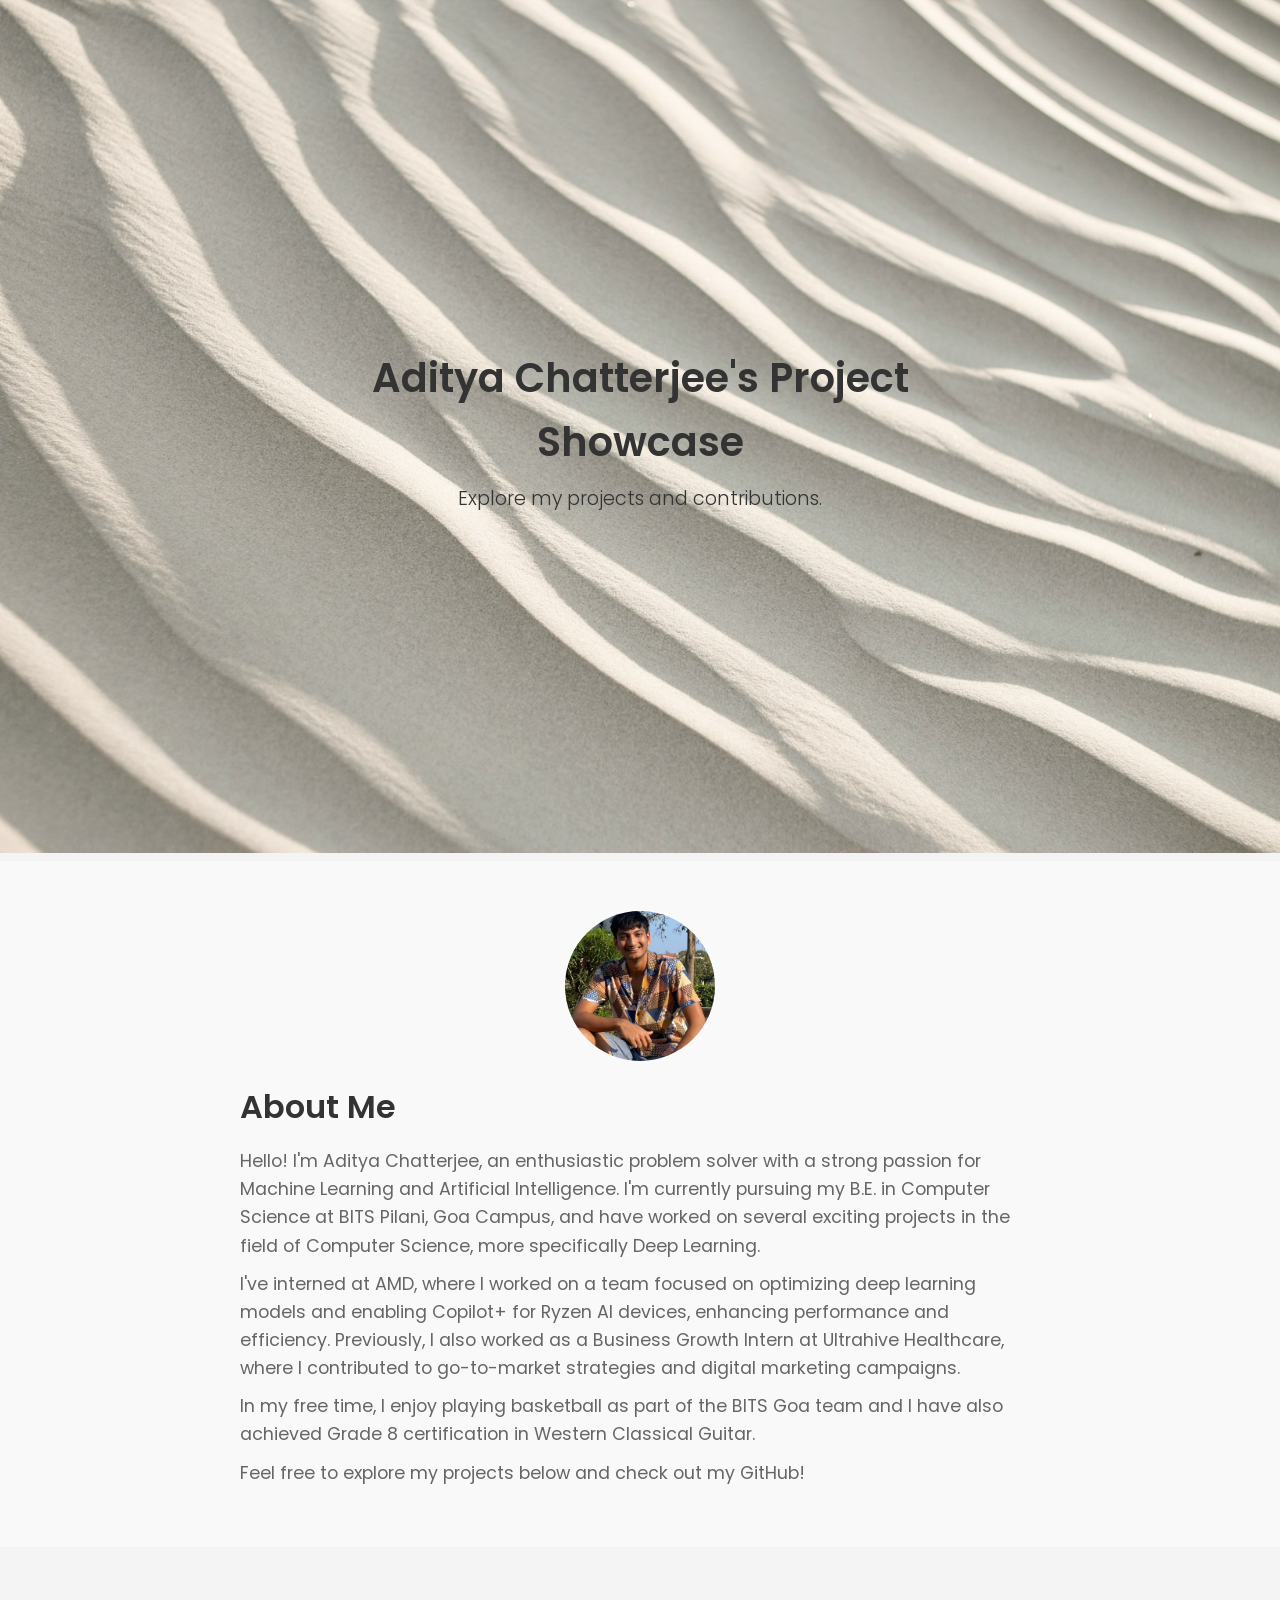
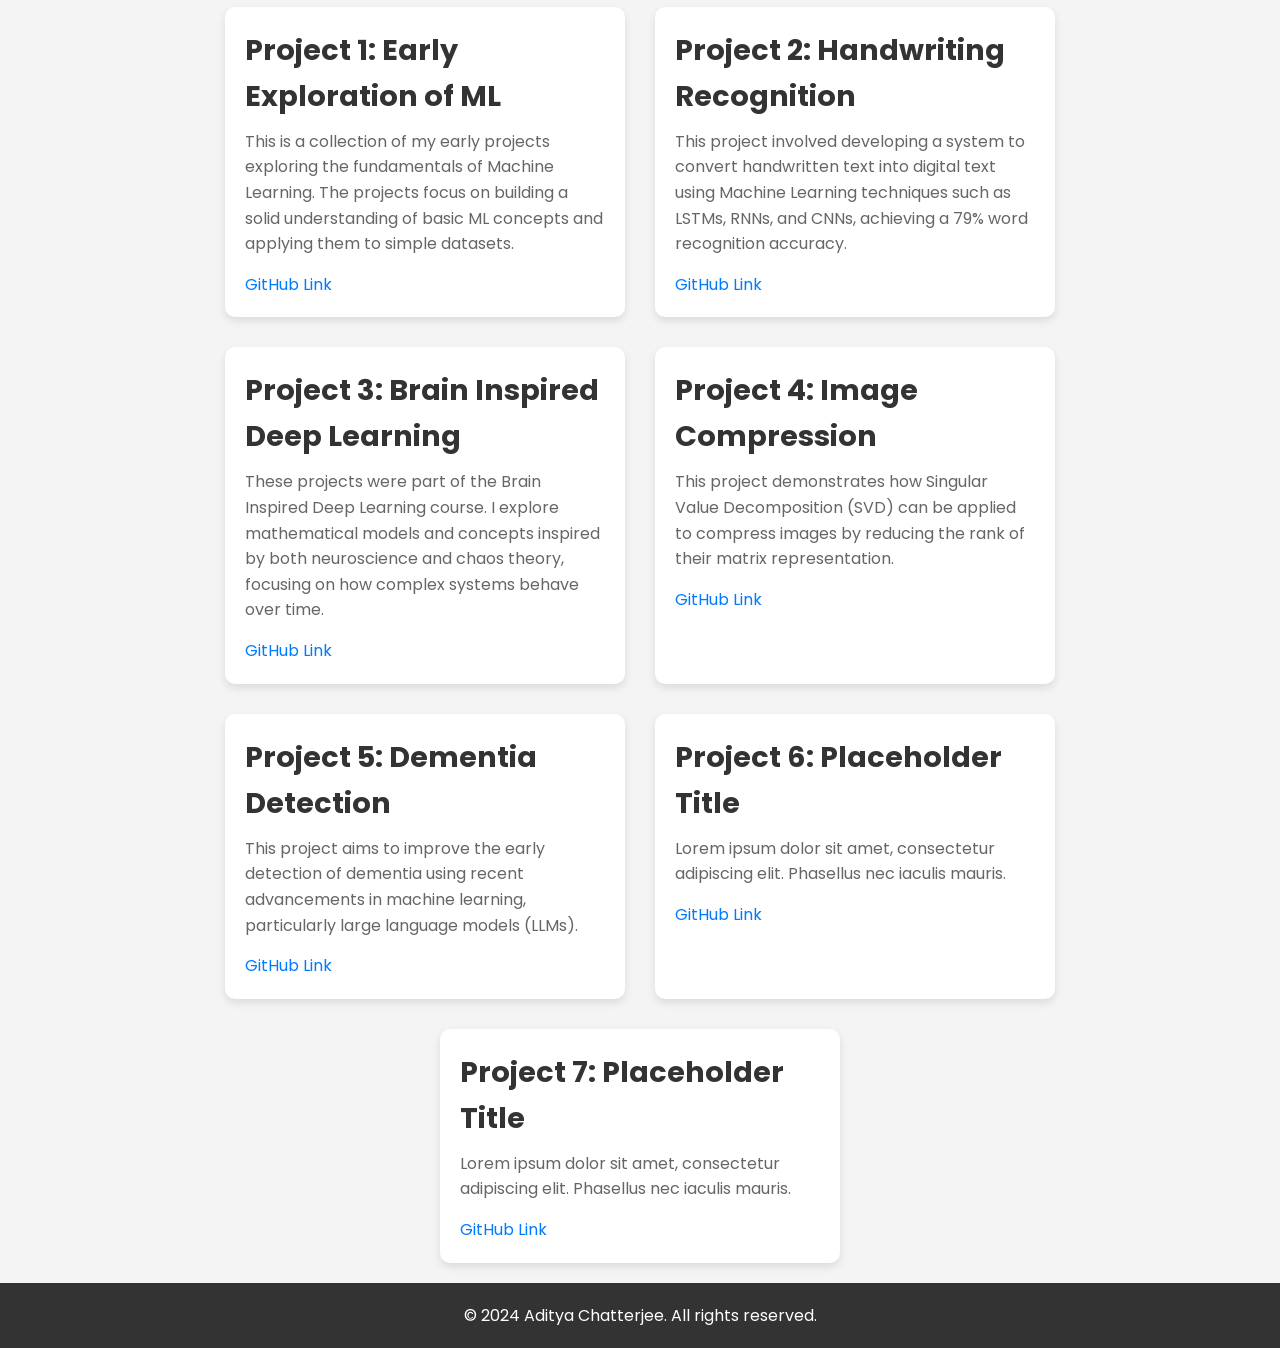
<file: index.html>
<!DOCTYPE html>
<html lang="en">
<head>
    <meta charset="UTF-8">
    <meta name="viewport" content="width=device-width, initial-scale=1.0">
    <title>Aditya Chatterjee's Project Showcase</title>
    <link href="https://fonts.googleapis.com/css2?family=Poppins:wght@300;400;600&display=swap" rel="stylesheet">
    <link rel="stylesheet" href="styles.css">
</head>
<body>
    <header>
        <div class="wallpaper">
            <img src="wallpaper.png" alt="Wallpaper">
        </div>
        <div class="header-text">
            <h1>Aditya Chatterjee's Project Showcase</h1>
            <p>Explore my projects and contributions.</p>
        </div>
    </header>

    <section class="about-me">
        <div class="about-content">
            <img src="dp.png" alt="Aditya Chatterjee" class="profile-pic">
            <div class="about-text">
                <h2>About Me</h2>
                <p>Hello! I'm Aditya Chatterjee, an enthusiastic problem solver with a strong passion for Machine Learning and Artificial Intelligence. I'm currently pursuing my B.E. in Computer Science at BITS Pilani, Goa Campus, and have worked on several exciting projects in the field of Computer Science, more specifically Deep Learning.</p>
                <p>I've interned at AMD, where I worked on a team focused on optimizing deep learning models and enabling Copilot+ for Ryzen AI devices, enhancing performance and efficiency. Previously, I also worked as a Business Growth Intern at Ultrahive Healthcare, where I contributed to go-to-market strategies and digital marketing campaigns.</p>
                <p>In my free time, I enjoy playing basketball as part of the BITS Goa team and I have also achieved Grade 8 certification in Western Classical Guitar.</p>
                <p>Feel free to explore my projects below and check out my GitHub!</p>
            </div>
        </div>
    </section>

    <section class="projects">
        <article class="project">
            <h2>Project 1: Early Exploration of ML</h2>
            <p>This is a collection of my early projects exploring the fundamentals of Machine Learning. The projects focus on building a solid understanding of basic ML concepts and applying them to simple datasets.</p>
            <a href="https://github.com/ApriCuz54/EarlyML" class="project-link" target="_blank">GitHub Link</a>
        </article>

        <article class="project">
            <h2>Project 2: Handwriting Recognition</h2>
            <p>This project involved developing a system to convert handwritten text into digital text using Machine Learning techniques such as LSTMs, RNNs, and CNNs, achieving a 79% word recognition accuracy.</p>
            <a href="https://github.com/ApriCuz54/HandwritingRecognition" class="project-link" target="_blank">GitHub Link</a>
        </article>

        <article class="project">
            <h2>Project 3: Brain Inspired Deep Learning</h2>
            <p>These projects were part of the Brain Inspired Deep Learning course. I explore mathematical models and concepts inspired by both neuroscience and chaos theory, focusing on how complex systems behave over time.</p>
            <a href="https://github.com/ApriCuz54/BIDL_projects" class="project-link" target="_blank">GitHub Link</a>
        </article>

        <article class="project">
            <h2>Project 4: Image Compression</h2>
            <p>This project demonstrates how Singular Value Decomposition (SVD) can be applied to compress images by reducing the rank of their matrix representation.</p>
            <a href="https://github.com/ApriCuz54/SVD" class="project-link" target="_blank">GitHub Link</a>
        </article>

        <article class="project">
            <h2>Project 5: Dementia Detection</h2>
            <p>This project aims to improve the early detection of dementia using recent advancements in machine learning, particularly large language models (LLMs).</p>
            <a href="https://github.com/ApriCuz54/DementiaDetection" class="project-link" target="_blank">GitHub Link</a>
        </article>

        <article class="project">
            <h2>Project 6: Placeholder Title</h2>
            <p>Lorem ipsum dolor sit amet, consectetur adipiscing elit. Phasellus nec iaculis mauris.</p>
            <a href="#" class="project-link" target="_blank">GitHub Link</a>
        </article>

        <article class="project">
            <h2>Project 7: Placeholder Title</h2>
            <p>Lorem ipsum dolor sit amet, consectetur adipiscing elit. Phasellus nec iaculis mauris.</p>
            <a href="#" class="project-link" target="_blank">GitHub Link</a>
        </article>
    </section>
    
    <footer>
        <p>&copy; 2024 Aditya Chatterjee. All rights reserved.</p>
    </footer>

    <script src="script.js"></script>
</body>
</html>
</file>
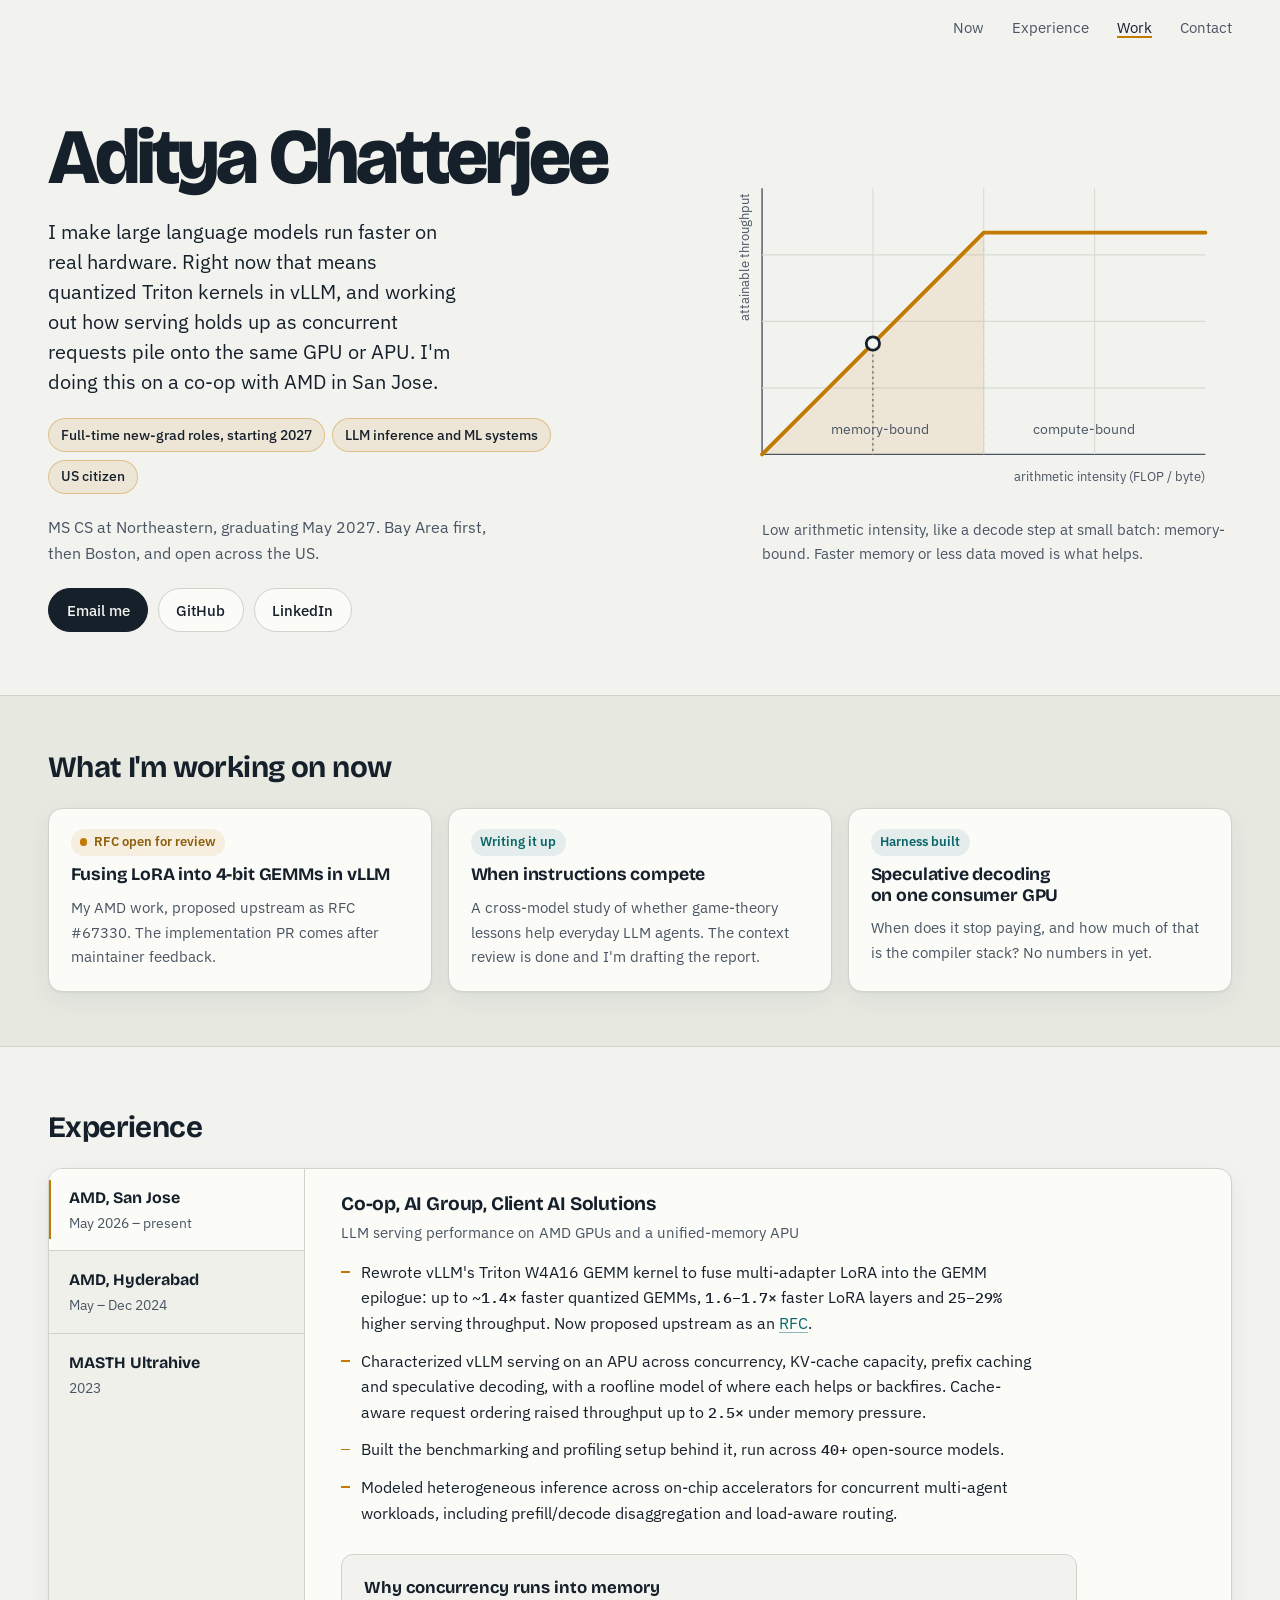
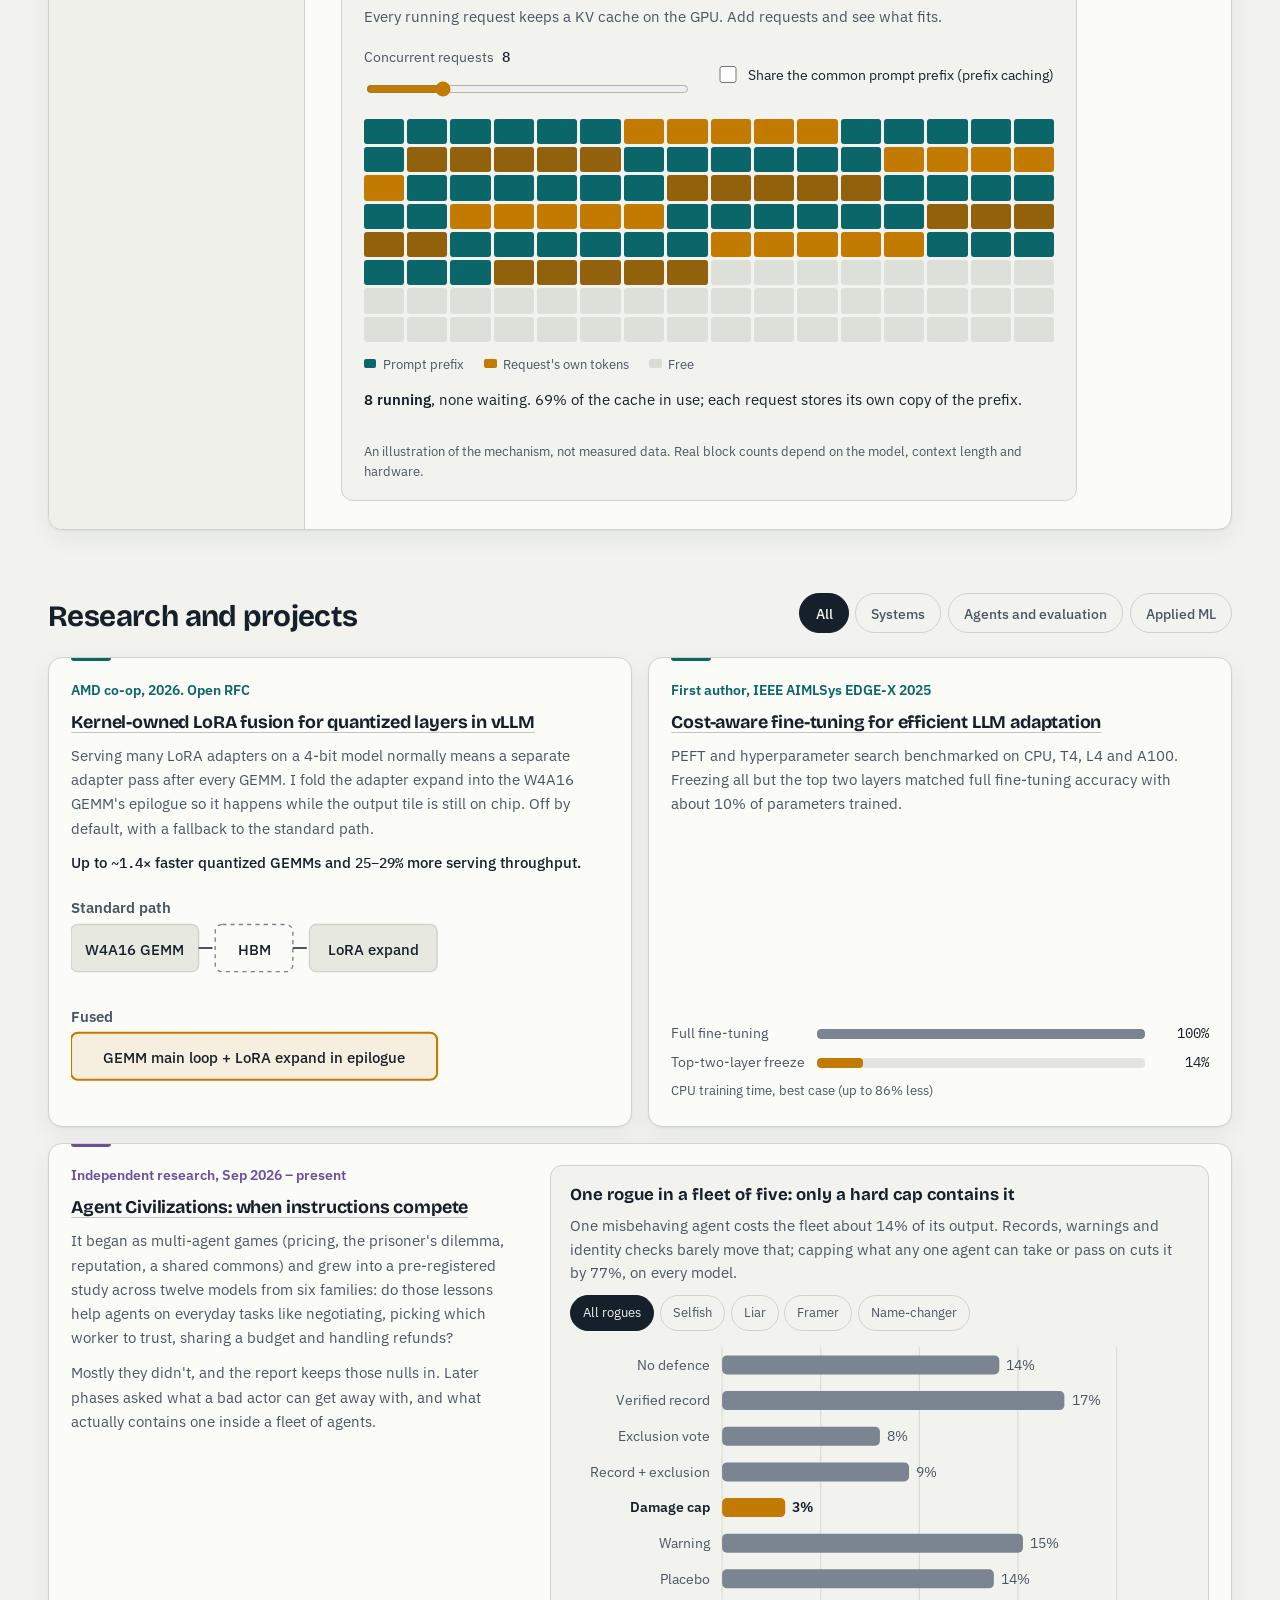
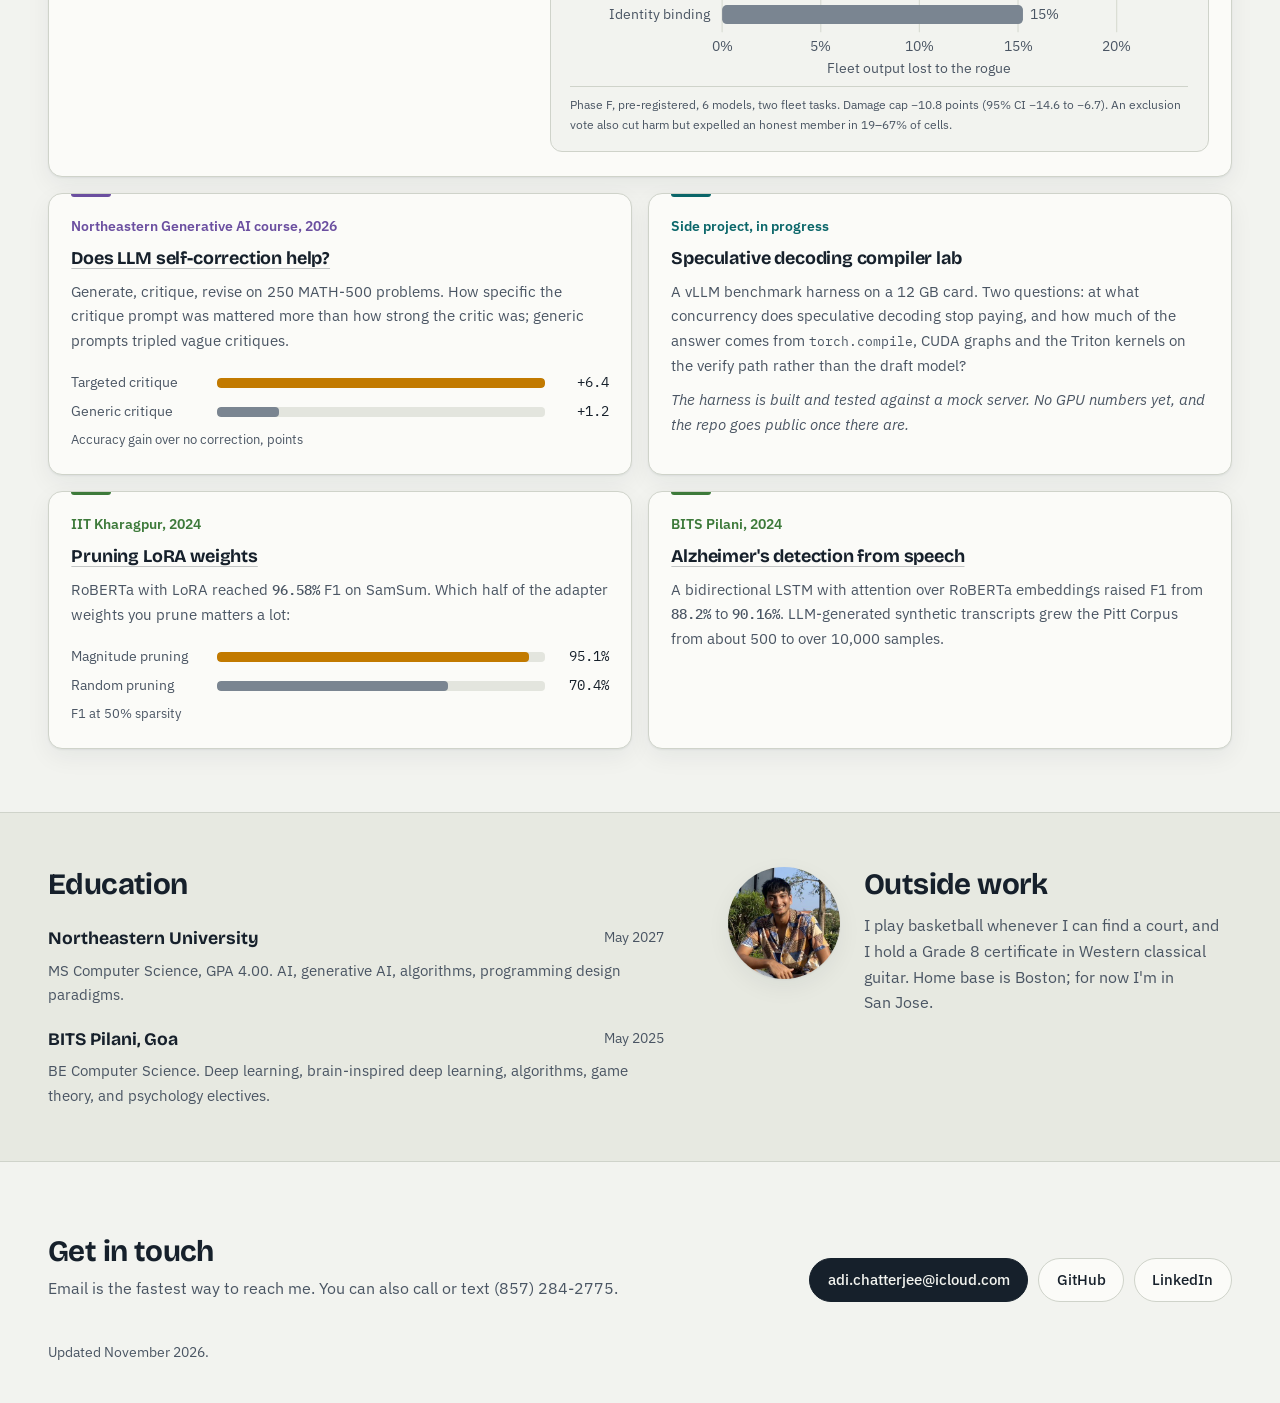
<file: docs/index.html>
<!DOCTYPE html>
<html lang="en">
<head>
  <meta charset="UTF-8">
  <meta name="viewport" content="width=device-width, initial-scale=1">
  <title>Aditya Chatterjee, LLM inference and GPU performance</title>
  <meta name="description" content="Aditya Chatterjee: MS CS at Northeastern, on co-op at AMD working on LLM serving performance: quantized Triton kernels in vLLM, roofline modeling, and evaluation research on LLM agents.">
  <meta property="og:title" content="Aditya Chatterjee">
  <meta property="og:description" content="LLM inference and GPU performance. MS CS at Northeastern, co-op at AMD.">
  <meta property="og:type" content="website">
  <meta property="og:url" content="https://apricuz54.github.io/">
  <meta name="theme-color" content="#f2f3ef" media="(prefers-color-scheme: light)">
  <meta name="theme-color" content="#11161d" media="(prefers-color-scheme: dark)">
  <link rel="preconnect" href="https://fonts.googleapis.com">
  <link rel="preconnect" href="https://fonts.gstatic.com" crossorigin>
  <link href="https://fonts.googleapis.com/css2?family=Bricolage+Grotesque:opsz,wght@12..96,500;12..96,700;12..96,800&family=IBM+Plex+Mono:wght@400;500&family=IBM+Plex+Sans:ital,wght@0,400;0,500;0,600;1,400&display=swap" rel="stylesheet">
  <link rel="stylesheet" href="styles.css">
</head>
<body>
  <a class="skip" href="#main">Skip to content</a>

  <header class="top">
    <nav class="wrap nav" aria-label="Sections">
      <a class="nav-name" href="#top">Aditya Chatterjee</a>
      <ul>
        <li><a href="#now">Now</a></li>
        <li><a href="#experience">Experience</a></li>
        <li><a href="#work">Work</a></li>
        <li><a href="#contact">Contact</a></li>
      </ul>
    </nav>
  </header>

  <main id="main">
    <!-- Hero -->
    <section class="hero wrap" id="top" aria-labelledby="hero-title">
      <div class="hero-text">
        <h1 id="hero-title">Aditya Chatterjee</h1>
        <p class="lede">I make large language models run faster on real hardware. Right now that means quantized Triton kernels in vLLM, and working out how serving holds up as concurrent requests pile onto the same GPU or APU. I'm doing this on a co-op with AMD in San Jose.</p>
        <ul class="chips" aria-label="What I'm looking for">
          <li>Full-time new-grad roles, starting 2027</li>
          <li>LLM inference and ML systems</li>
          <li>US citizen</li>
        </ul>
        <p class="status">MS CS at Northeastern, graduating May 2027. Bay Area first, then Boston, and open across the US.</p>
        <div class="actions">
          <a class="btn btn-primary" href="mailto:adi.chatterjee@icloud.com">Email me</a>
          <a class="btn" href="https://github.com/ApriCuz54">GitHub</a>
          <a class="btn" href="https://www.linkedin.com/in/aditya-chatterjee-b19553233/">LinkedIn</a>
        </div>
      </div>

      <figure class="roofline" aria-labelledby="roof-cap">
        <svg viewBox="0 0 480 330" role="img" aria-labelledby="roof-title roof-desc" id="roof">
          <title id="roof-title">A roofline diagram</title>
          <desc id="roof-desc">Attainable throughput rises with arithmetic intensity while a workload is memory-bound, then flattens at the compute ceiling. Move the pointer across it, or use the arrow keys, to trace a workload along the roof.</desc>
          <g class="grid" aria-hidden="true">
            <line x1="56" y1="40" x2="56" y2="280"/>
            <line x1="56" y1="280" x2="456" y2="280"/>
            <line class="tick" x1="56" y1="220" x2="456" y2="220"/>
            <line class="tick" x1="56" y1="160" x2="456" y2="160"/>
            <line class="tick" x1="56" y1="100" x2="456" y2="100"/>
            <line class="tick" x1="156" y1="40" x2="156" y2="280"/>
            <line class="tick" x1="256" y1="40" x2="256" y2="280"/>
            <line class="tick" x1="356" y1="40" x2="356" y2="280"/>
          </g>
          <path class="region" d="M56 280 L256 80 L256 280 Z" aria-hidden="true"/>
          <line class="ridge" x1="256" y1="80" x2="256" y2="280" aria-hidden="true"/>
          <path class="roof" id="roof-line" d="M56 280 L256 80 L456 80" pathLength="1"/>
          <text class="region-label" x="118" y="262">memory-bound</text>
          <text class="region-label" x="300" y="262">compute-bound</text>
          <text class="axis-label" x="456" y="304" text-anchor="end">arithmetic intensity (FLOP / byte)</text>
          <text class="axis-label" x="44" y="40" text-anchor="end" transform="rotate(-90 44 40)" dx="-4">attainable throughput</text>
          <g class="probe" id="probe" aria-hidden="true">
            <line class="probe-drop" id="probe-drop" x1="156" y1="180" x2="156" y2="280"/>
            <circle id="probe-dot" cx="156" cy="180" r="6"/>
          </g>
        </svg>
        <figcaption id="roof-cap"><span id="roof-readout" aria-live="polite">Low arithmetic intensity, like a decode step at small batch: memory-bound.</span></figcaption>
      </figure>
    </section>

    <!-- Now -->
    <section class="now band" id="now" aria-labelledby="now-title">
      <div class="wrap">
        <h2 id="now-title">What I'm working on now</h2>
        <div class="now-grid">
          <a class="now-card" href="#w-vllm">
            <span class="pill pill-live">RFC open for review</span>
            <h3>Fusing LoRA into 4-bit GEMMs in vLLM</h3>
            <p>My AMD work, proposed upstream as RFC #67330. The implementation PR comes after maintainer feedback.</p>
          </a>
          <a class="now-card" href="#w-civ">
            <span class="pill">Writing it up</span>
            <h3>When instructions compete</h3>
            <p>A cross-model study of whether game-theory lessons help everyday LLM agents. The context review is done and I'm drafting the report.</p>
          </a>
          <a class="now-card" href="#w-spec">
            <span class="pill">Harness built</span>
            <h3>Speculative decoding on one consumer GPU</h3>
            <p>When does it stop paying, and how much of that is the compiler stack? No numbers in yet.</p>
          </a>
        </div>
      </div>
    </section>

    <!-- Experience -->
    <section class="block wrap" id="experience" aria-labelledby="exp-title">
      <h2 id="exp-title">Experience</h2>
      <div class="tabs" data-tabs>
        <div class="tablist" role="tablist" aria-label="Roles">
          <button role="tab" id="tab-amd26" aria-controls="panel-amd26" aria-selected="true">
            <span class="tab-org">AMD, San Jose</span>
            <span class="tab-when">May 2026 – present</span>
          </button>
          <button role="tab" id="tab-amd24" aria-controls="panel-amd24" aria-selected="false" tabindex="-1">
            <span class="tab-org">AMD, Hyderabad</span>
            <span class="tab-when">May – Dec 2024</span>
          </button>
          <button role="tab" id="tab-masth" aria-controls="panel-masth" aria-selected="false" tabindex="-1">
            <span class="tab-org">MASTH Ultrahive</span>
            <span class="tab-when">2023</span>
          </button>
        </div>

        <div class="tabpanel" role="tabpanel" id="panel-amd26" aria-labelledby="tab-amd26" tabindex="0">
          <h3>Co-op, AI Group, Client AI Solutions</h3>
          <p class="meta">LLM serving performance on AMD GPUs and a unified-memory APU</p>
          <ul class="facts">
            <li>Rewrote vLLM's Triton W4A16 GEMM kernel to fuse multi-adapter LoRA into the GEMM epilogue: up to <span class="num">~1.4×</span> faster quantized GEMMs, <span class="num">1.6–1.7×</span> faster LoRA layers and <span class="num">25–29%</span> higher serving throughput. Now proposed upstream as an <a href="https://github.com/vllm-project/vllm/issues/67330">RFC</a>.</li>
            <li>Characterized vLLM serving on an APU across concurrency, KV-cache capacity, prefix caching and speculative decoding, with a roofline model of where each helps or backfires. Cache-aware request ordering raised throughput up to <span class="num">2.5×</span> under memory pressure.</li>
            <li>Built the benchmarking and profiling setup behind it, run across <span class="num">40+</span> open-source models.</li>
            <li>Modeled heterogeneous inference across on-chip accelerators for concurrent multi-agent workloads, including prefill/decode disaggregation and load-aware routing.</li>
          </ul>

          <figure class="kv" id="kv" aria-labelledby="kv-title">
            <div class="kv-head">
              <h4 id="kv-title">Why concurrency runs into memory</h4>
              <p class="kv-sub">Every running request keeps a KV cache on the GPU. Add requests and see what fits.</p>
            </div>
            <div class="kv-controls">
              <label class="kv-slider">
                <span>Concurrent requests <output id="kv-n-out" for="kv-n">8</output></span>
                <input type="range" id="kv-n" min="1" max="32" value="8">
              </label>
              <label class="kv-toggle">
                <input type="checkbox" id="kv-prefix">
                <span>Share the common prompt prefix (prefix caching)</span>
              </label>
            </div>
            <div class="kv-grid" id="kv-grid" role="img" aria-label="GPU memory blocks for the KV cache"></div>
            <div class="kv-legend" aria-hidden="true">
              <span><i class="sw sw-prefix"></i>Prompt prefix</span>
              <span><i class="sw sw-req"></i>Request's own tokens</span>
              <span><i class="sw sw-free"></i>Free</span>
            </div>
            <p class="kv-readout" id="kv-readout" aria-live="polite"></p>
            <p class="kv-queue" id="kv-queue" aria-hidden="true"></p>
            <figcaption>An illustration of the mechanism, not measured data. Real block counts depend on the model, context length and hardware.</figcaption>
          </figure>
        </div>

        <div class="tabpanel" role="tabpanel" id="panel-amd24" aria-labelledby="tab-amd24" tabindex="0" hidden>
          <h3>Co-op, AI Group, AI Solutions</h3>
          <p class="meta">Getting LLMs onto RyzenAI NPUs</p>
          <ul class="facts">
            <li>Prepared LLMs for RyzenAI NPUs through ONNX: quantization, pruning, dtype conversion and layer fusion.</li>
            <li>Wrote graph-level optimization tooling (model diffing, node fusion, weight prepacking) that cut model initialization time by <span class="num">~3×</span>.</li>
            <li>Shipped the tooling to customers as a deployable package.</li>
          </ul>
        </div>

        <div class="tabpanel" role="tabpanel" id="panel-masth" aria-labelledby="tab-masth" tabindex="0" hidden>
          <h3>Business growth intern</h3>
          <p class="meta">A teen mental-wellness startup, remote</p>
          <ul class="facts">
            <li>Built the company website and landing pages and ran its online campaigns.</li>
            <li>Named best intern of 25.</li>
          </ul>
        </div>
      </div>
    </section>

    <!-- Work -->
    <section class="block wrap" id="work" aria-labelledby="work-title">
      <div class="work-head">
        <h2 id="work-title">Research and projects</h2>
        <div class="filters" role="group" aria-label="Filter work">
          <button type="button" aria-pressed="true" data-filter="all">All</button>
          <button type="button" aria-pressed="false" data-filter="systems">Systems</button>
          <button type="button" aria-pressed="false" data-filter="agents">Agents and evaluation</button>
          <button type="button" aria-pressed="false" data-filter="ml">Applied ML</button>
        </div>
      </div>

      <div class="bento">
        <!-- vLLM -->
        <article class="tile tile-wide tile-systems" id="w-vllm" data-cat="systems">
          <div class="tile-text">
            <p class="tile-kind">AMD co-op, 2026. Open RFC</p>
            <h3><a href="https://github.com/vllm-project/vllm/issues/67330">Kernel-owned LoRA fusion for quantized layers in vLLM</a></h3>
            <p>Serving many LoRA adapters on a 4-bit model normally means a separate adapter pass after every GEMM. I fold the adapter expand into the W4A16 GEMM's epilogue so it happens while the output tile is still on chip. Off by default, with a fallback to the standard path.</p>
            <p class="tile-result">Up to <span class="num">~1.4×</span> faster quantized GEMMs and <span class="num">25–29%</span> more serving throughput.</p>
          </div>
          <svg class="diagram" viewBox="0 0 300 150" role="img" aria-label="Diagram: before, the GEMM writes its output and a separate LoRA pass reads it back; after, the LoRA expand runs inside the GEMM epilogue.">
            <text class="d-label" x="0" y="14">Standard path</text>
            <rect class="d-box" x="0" y="22" width="92" height="34" rx="5"/><text class="d-txt" x="46" y="44" text-anchor="middle">W4A16 GEMM</text>
            <rect class="d-mem" x="104" y="22" width="56" height="34" rx="5"/><text class="d-txt" x="132" y="44" text-anchor="middle">HBM</text>
            <rect class="d-box" x="172" y="22" width="92" height="34" rx="5"/><text class="d-txt" x="218" y="44" text-anchor="middle">LoRA expand</text>
            <path class="d-arrow" d="M92 39 H102 M160 39 H170"/>
            <text class="d-label" x="0" y="92">Fused</text>
            <rect class="d-box d-hot" x="0" y="100" width="264" height="34" rx="5"/>
            <text class="d-txt" x="132" y="122" text-anchor="middle">GEMM main loop  +  LoRA expand in epilogue</text>
          </svg>
        </article>

        <!-- Agent Civ -->
        <!-- Paper -->
        <article class="tile tile-half tile-systems" data-cat="systems">
          <p class="tile-kind">First author, IEEE AIMLSys EDGE-X 2025</p>
          <h3><a href="https://ieeexplore.ieee.org/abstract/document/11330803">Cost-aware fine-tuning for efficient LLM adaptation</a></h3>
          <p>PEFT and hyperparameter search benchmarked on CPU, T4, L4 and A100. Freezing all but the top two layers matched full fine-tuning accuracy with about 10% of parameters trained.</p>
          <figure class="bars" aria-label="CPU training time relative to full fine-tuning">
            <div class="bar-row"><span class="bar-name">Full fine-tuning</span><span class="bar-track"><span class="bar bar-base" style="--v:100"></span></span><span class="bar-val">100%</span></div>
            <div class="bar-row"><span class="bar-name">Top-two-layer freeze</span><span class="bar-track"><span class="bar bar-hi" style="--v:14"></span></span><span class="bar-val">14%</span></div>
            <figcaption>CPU training time, best case (up to 86% less)</figcaption>
          </figure>
        </article>

        <article class="tile tile-full civ-v tile-agents" id="w-civ" data-cat="agents">
          <div class="tile-text">
            <p class="tile-kind">Independent research, Sep 2026 – present</p>
            <h3><a href="https://github.com/ApriCuz54/agent-civ-lab">Agent Civilizations: when instructions compete</a></h3>
            <p>It began as multi-agent games (pricing, the prisoner's dilemma, reputation, a shared commons) and grew into a pre-registered study across twelve models from six families: do those lessons help agents on everyday tasks like negotiating, picking which worker to trust, sharing a budget and handling refunds?</p>
            <p>Mostly they didn't, and the report keeps those nulls in. Later phases asked what a bad actor can get away with, and what actually contains one inside a fleet of agents.</p>
          </div>
          <div class="civ-fig">
            <h4>One rogue in a fleet of five: only a hard cap contains it</h4>
            <p class="take">One misbehaving agent costs the fleet about 14% of its output. Records, warnings and identity checks barely move that; capping what any one agent can take or pass on cuts it by 77%, on every model.</p>
            <div class="seg" role="group" aria-label="Rogue type">
              <button aria-pressed="true" data-rogue="all">All rogues</button>
              <button aria-pressed="false" data-rogue="selfish">Selfish</button>
              <button aria-pressed="false" data-rogue="liar">Liar</button>
              <button aria-pressed="false" data-rogue="framer">Framer</button>
              <button aria-pressed="false" data-rogue="shifter">Name-changer</button>
            </div>
            <svg class="chart" data-fig="B" viewBox="0 0 520 280" role="img" aria-label="Share of fleet output lost to one rogue agent under each defence. No defence 14%, damage cap 3%."></svg>
            <p class="src">Phase F, pre-registered, 6 models, two fleet tasks. Damage cap −10.8 points (95% CI −14.6 to −6.7). An exclusion vote also cut harm but expelled an honest member in 19–67% of cells.</p>
          </div>
        </article>



        <!-- Self-correction -->
        <article class="tile tile-half tile-agents" data-cat="agents">
          <p class="tile-kind">Northeastern Generative AI course, 2026</p>
          <h3><a href="https://github.com/ApriCuz54/CS6180-Team10">Does LLM self-correction help?</a></h3>
          <p>Generate, critique, revise on 250 MATH-500 problems. How specific the critique prompt was mattered more than how strong the critic was; generic prompts tripled vague critiques.</p>
          <figure class="bars" aria-label="Accuracy gain over no correction, in points">
            <div class="bar-row"><span class="bar-name">Targeted critique</span><span class="bar-track"><span class="bar bar-hi" style="--v:100"></span></span><span class="bar-val">+6.4</span></div>
            <div class="bar-row"><span class="bar-name">Generic critique</span><span class="bar-track"><span class="bar bar-base" style="--v:19"></span></span><span class="bar-val">+1.2</span></div>
            <figcaption>Accuracy gain over no correction, points</figcaption>
          </figure>
        </article>

        <!-- Spec decode -->
        <article class="tile tile-half tile-systems" id="w-spec" data-cat="systems">
          <p class="tile-kind">Side project, in progress</p>
          <h3>Speculative decoding compiler lab</h3>
          <p>A vLLM benchmark harness on a 12 GB card. Two questions: at what concurrency does speculative decoding stop paying, and how much of the answer comes from <code>torch.compile</code>, CUDA graphs and the Triton kernels on the verify path rather than the draft model?</p>
          <p class="tile-note">The harness is built and tested against a mock server. No GPU numbers yet, and the repo goes public once there are.</p>
        </article>

        <!-- LoRA pruning -->
        <article class="tile tile-half tile-ml" data-cat="ml">
          <p class="tile-kind">IIT Kharagpur, 2024</p>
          <h3><a href="https://github.com/ApriCuz54/LLM_Optimization">Pruning LoRA weights</a></h3>
          <p>RoBERTa with LoRA reached <span class="num">96.58%</span> F1 on SamSum. Which half of the adapter weights you prune matters a lot:</p>
          <figure class="bars" aria-label="F1 at 50% sparsity">
            <div class="bar-row"><span class="bar-name">Magnitude pruning</span><span class="bar-track"><span class="bar bar-hi" style="--v:95.1"></span></span><span class="bar-val">95.1%</span></div>
            <div class="bar-row"><span class="bar-name">Random pruning</span><span class="bar-track"><span class="bar bar-base" style="--v:70.4"></span></span><span class="bar-val">70.4%</span></div>
            <figcaption>F1 at 50% sparsity</figcaption>
          </figure>
        </article>

        <!-- Alzheimer's -->
        <article class="tile tile-half tile-ml" data-cat="ml">
          <p class="tile-kind">BITS Pilani, 2024</p>
          <h3><a href="https://github.com/ApriCuz54/DementiaDetection">Alzheimer's detection from speech</a></h3>
          <p>A bidirectional LSTM with attention over RoBERTa embeddings raised F1 from <span class="num">88.2%</span> to <span class="num">90.16%</span>. LLM-generated synthetic transcripts grew the Pitt Corpus from about 500 to over 10,000 samples.</p>
        </article>
      </div>
    </section>

    <!-- Education + about -->
    <section class="band" id="about" aria-label="Education and outside work">
      <div class="wrap duo">
        <div>
          <h2>Education</h2>
          <dl class="edu">
            <div>
              <dt>Northeastern University <span class="when">May 2027</span></dt>
              <dd>MS Computer Science, GPA 4.00. AI, generative AI, algorithms, programming design paradigms.</dd>
            </div>
            <div>
              <dt>BITS Pilani, Goa <span class="when">May 2025</span></dt>
              <dd>BE Computer Science. Deep learning, brain-inspired deep learning, algorithms, game theory, and psychology electives.</dd>
            </div>
          </dl>
        </div>
        <div class="about">
          <img src="portrait.jpg" alt="Portrait of Aditya Chatterjee" width="160" height="160" loading="lazy" decoding="async">
          <div>
            <h2>Outside work</h2>
            <p>I play basketball whenever I can find a court, and I hold a Grade 8 certificate in Western classical guitar. Home base is Boston; for now I'm in San Jose.</p>
          </div>
        </div>
      </div>
    </section>
  </main>

  <footer class="foot" id="contact">
    <div class="wrap foot-inner">
      <div>
        <h2>Get in touch</h2>
        <p>Email is the fastest way to reach me. You can also call or text (857) 284-2775.</p>
      </div>
      <div class="actions">
        <a class="btn btn-primary" href="mailto:adi.chatterjee@icloud.com">adi.chatterjee@icloud.com</a>
        <a class="btn" href="https://github.com/ApriCuz54">GitHub</a>
        <a class="btn" href="https://www.linkedin.com/in/aditya-chatterjee-b19553233/">LinkedIn</a>
      </div>
    </div>
    <p class="wrap small">Updated November 2026.</p>
  </footer>

  <script src="script.js" defer></script>
</body>
</html>
</file>
<file: styles.css>
/* Resetting some default styles */
* {
    margin: 0;
    padding: 0;
    box-sizing: border-box;
}

body {
    font-family: 'Poppins', sans-serif;
    line-height: 1.6;
    background-color: #f4f4f4;
    color: #333;
    margin: 0;
}

.wallpaper img {
    width: 100%;
    height: auto;
}

header {
    position: relative;
    text-align: center;
    color: white;
}

.header-text {
    position: absolute;
    top: 50%;
    left: 50%;
    transform: translate(-50%, -50%);
    color: #333;  /* Darker color for cream/beige/white background */
}

header h1 {
    font-size: 2.5rem;
    font-weight: 600;
    margin-bottom: 10px;
}

header p {
    font-size: 1.2rem;
    font-weight: 300;
}

/* Adding styles for the About Me section */
.about-me {
    text-align: center;
    padding: 50px 20px;
    background-color: #f9f9f9;
    margin-bottom: 40px;
}

.about-content {
    display: flex;
    flex-direction: column;
    align-items: center;
    gap: 20px;
}

.profile-pic {
    width: 150px;
    height: 150px;
    border-radius: 50%;
    object-fit: cover;
}

.about-text {
    max-width: 800px;
    text-align: left;
}

.about-text h2 {
    font-size: 2rem;
    font-weight: 600;
    margin-bottom: 15px;
}

.about-text p {
    font-size: 1.1rem;
    color: #666;
    margin-bottom: 10px;
}

/* Projects section */
.projects {
    display: flex;
    flex-wrap: wrap;
    justify-content: center;
    gap: 30px;
    padding: 20px;
}

.project {
    background-color: white;
    border-radius: 10px;
    box-shadow: 0 4px 8px rgba(0, 0, 0, 0.1);
    max-width: 400px;
    padding: 20px;
    transition: transform 0.3s ease;
}

.project:hover {
    transform: translateY(-10px);
}

.project h2 {
    font-size: 1.8rem;
    color: #333;
    margin-bottom: 10px;
}

.project p {
    font-size: 1rem;
    color: #666;
    margin-bottom: 15px;
}

.project-link {
    font-size: 1rem;
    color: #007bff;
    text-decoration: none;
    transition: color 0.3s ease;
}

.project-link:hover {
    color: #0056b3;
}

footer {
    text-align: center;
    padding: 20px;
    background-color: #333;
    color: #fff;
}

@media (max-width: 768px) {
    .project {
        max-width: 90%;
    }
}
</file>
<file: docs/styles.css>
/* Aditya Chatterjee: personal site
   Graph paper and drafting ink. Amber is the roofline and the result; teal is links. */

html { color-scheme: light dark; }

:root {
  --paper: #f2f3ef;
  --paper-2: #e7e9e1;
  --card: #fbfbf8;
  --ink: #16202b;
  --ink-2: #4a5563;
  --rule: #cfd3ca;
  --link: #0a6669;
  --link-hover: #064b4d;
  --link-tint: rgba(10, 102, 105, 0.09);
  --roof: #c27a00;
  --roof-fill: rgba(194, 122, 0, 0.1);
  --bar-base: #7a8591;
  --grid: #d9dcd3;
  --t-systems: #0a6669;
  --t-agents: #6b4fa0;
  --t-ml: #3d7a3a;
  --shadow: 0 1px 2px rgba(22, 32, 43, 0.06), 0 8px 24px rgba(22, 32, 43, 0.06);
  --shadow-hover: 0 2px 4px rgba(22, 32, 43, 0.08), 0 14px 32px rgba(22, 32, 43, 0.1);

  --display: "Bricolage Grotesque", "IBM Plex Sans", system-ui, sans-serif;
  --body: "IBM Plex Sans", system-ui, -apple-system, "Segoe UI", sans-serif;
  --mono: "IBM Plex Mono", ui-monospace, "SF Mono", Menlo, monospace;

  --step-0: 1rem;
  --step-1: 1.2rem;
  --step-2: clamp(1.5rem, 2.4vw, 1.85rem);
  --step-4: clamp(2.75rem, 6.2vw, 4.9rem);

  --gutter: clamp(1.25rem, 4vw, 3rem);
  --max: 76rem;
  --radius: 14px;
  --ease-out: cubic-bezier(0.16, 1, 0.3, 1);
}

@media (prefers-color-scheme: dark) {
  :root {
    --paper: #11161d;
    --paper-2: #161d26;
    --card: #1a222c;
    --ink: #e7eae4;
    --ink-2: #a3adb8;
    --rule: #2b3541;
    --link: #5cc5c4;
    --link-hover: #8fdedd;
    --link-tint: rgba(92, 197, 196, 0.12);
    --roof: #f0a93a;
    --roof-fill: rgba(240, 169, 58, 0.1);
    --bar-base: #6b7684;
    --grid: #232c37;
    --t-systems: #5cc5c4;
    --t-agents: #b39ae6;
    --t-ml: #8cc98a;
    --shadow: 0 1px 2px rgba(0, 0, 0, 0.3), 0 8px 24px rgba(0, 0, 0, 0.25);
    --shadow-hover: 0 2px 4px rgba(0, 0, 0, 0.35), 0 14px 32px rgba(0, 0, 0, 0.35);
  }
}

*, *::before, *::after { box-sizing: border-box; }
html { scroll-behavior: smooth; -webkit-text-size-adjust: 100%; }
@media (prefers-reduced-motion: reduce) { html { scroll-behavior: auto; } }

body {
  margin: 0;
  background: var(--paper);
  color: var(--ink);
  font-family: var(--body);
  font-size: var(--step-0);
  line-height: 1.6;
  text-rendering: optimizeLegibility;
  touch-action: manipulation;
  -webkit-tap-highlight-color: transparent;
}

::selection { background: var(--roof); color: #fff; }
:focus-visible { outline: 2px solid var(--link); outline-offset: 3px; border-radius: 4px; }

a {
  color: var(--link);
  text-decoration-line: underline;
  text-decoration-thickness: 1px;
  text-underline-offset: 0.2em;
  text-decoration-color: color-mix(in srgb, var(--link) 45%, transparent);
  transition: color 160ms var(--ease-out), text-decoration-color 160ms var(--ease-out);
}
a:hover { color: var(--link-hover); text-decoration-color: currentColor; }

h1, h2, h3 { font-family: var(--display); font-weight: 700; line-height: 1.15; margin: 0; text-wrap: balance; }
h2 { font-size: var(--step-2); letter-spacing: -0.02em; }
h3 { font-size: var(--step-1); letter-spacing: -0.01em; }
p { margin: 0; text-wrap: pretty; }
ul { margin: 0; padding: 0; }
code { font-family: var(--mono); font-size: 0.86em; }

.num { font-family: var(--mono); font-weight: 500; font-size: 0.93em; font-variant-numeric: tabular-nums; white-space: nowrap; }
.wrap { width: min(100% - 2 * var(--gutter), var(--max)); margin-inline: auto; }

.skip { position: absolute; left: 1rem; top: -3rem; background: var(--ink); color: var(--paper); padding: 0.5rem 0.9rem; z-index: 10; }
.skip:focus { top: 1rem; }

/* ---------- buttons and chips ---------- */
.btn {
  display: inline-flex; align-items: center; min-height: 2.75rem;
  padding: 0 1.1rem; border-radius: 999px;
  border: 1px solid var(--rule); background: var(--card); color: var(--ink);
  font-weight: 500; font-size: 0.95rem; text-decoration: none;
  transition: transform 160ms var(--ease-out), border-color 160ms var(--ease-out), background-color 160ms var(--ease-out);
}
.btn:hover { color: var(--ink); border-color: var(--ink-2); transform: translateY(-1px); }
.btn:active { transform: translateY(0); }
.btn-primary { background: var(--ink); color: var(--paper); border-color: var(--ink); }
.btn-primary:hover { color: var(--paper); background: color-mix(in srgb, var(--ink) 86%, var(--link)); }
.actions { display: flex; flex-wrap: wrap; gap: 0.6rem; }

.chips { list-style: none; display: flex; flex-wrap: wrap; gap: 0.45rem; }
.chips li {
  font-size: 0.875rem; font-weight: 500; padding: 0.3rem 0.75rem; border-radius: 999px;
  background: var(--roof-fill); color: var(--ink); border: 1px solid color-mix(in srgb, var(--roof) 35%, transparent);
}

/* ---------- nav ---------- */
.top {
  position: sticky; top: 0; z-index: 5;
  background: color-mix(in srgb, var(--paper) 88%, transparent);
  backdrop-filter: saturate(140%) blur(8px);
  -webkit-backdrop-filter: saturate(140%) blur(8px);
  border-bottom: 1px solid transparent;
  transition: border-color 200ms var(--ease-out);
}
.top.scrolled { border-bottom-color: var(--rule); }
.nav { display: flex; align-items: center; justify-content: space-between; gap: 1rem; min-height: 3.5rem; }
.nav-name { font-family: var(--display); font-weight: 700; color: var(--ink); text-decoration: none; opacity: 0; transition: opacity 200ms var(--ease-out); }
.top.scrolled .nav-name { opacity: 1; }
.nav ul { list-style: none; display: flex; gap: clamp(0.9rem, 2.4vw, 1.75rem); }
.nav ul a { color: var(--ink-2); text-decoration: none; font-size: 0.95rem; padding-block: 0.5rem; }
.nav ul a:hover, .nav ul a[aria-current="true"] { color: var(--ink); }
.nav ul a[aria-current="true"] { text-decoration: underline; text-decoration-color: var(--roof); text-decoration-thickness: 2px; }

/* ---------- hero ---------- */
.hero {
  display: grid;
  grid-template-columns: minmax(0, 1.05fr) minmax(0, 0.95fr);
  gap: clamp(2rem, 5vw, 4.5rem);
  align-items: start;
  padding-block: clamp(2.5rem, 7vh, 5rem) clamp(2.5rem, 7vh, 4.5rem);
}
.hero-text { display: grid; gap: 1.35rem; }
.hero h1 { font-size: var(--step-4); font-weight: 800; letter-spacing: -0.04em; line-height: 0.96; font-variation-settings: "opsz" 96; }
.lede { font-size: 1.25rem; line-height: 1.5; max-width: 34ch; }
.status { color: var(--ink-2); max-width: 46ch; }

.roofline { margin: 0; padding-top: clamp(0rem, 2vw, 1.5rem); }
.roofline svg { width: 100%; height: auto; display: block; touch-action: pan-y; cursor: crosshair; border-radius: 8px; }
.grid line { stroke: var(--ink-2); stroke-width: 1.25; }
.grid .tick { stroke: var(--grid); stroke-width: 1; }
.region { fill: var(--roof-fill); }
.ridge { stroke: var(--rule); stroke-width: 1; stroke-dasharray: 3 4; }
.roof { fill: none; stroke: var(--roof); stroke-width: 3.5; stroke-linecap: round; stroke-linejoin: round; stroke-dasharray: 1; stroke-dashoffset: 0; }
.js .roof { stroke-dashoffset: 1; }
.js .roof.drawn { stroke-dashoffset: 0; transition: stroke-dashoffset 1400ms var(--ease-out); }
.region-label, .axis-label { font-family: var(--body); fill: var(--ink-2); }
.region-label { font-size: 13px; }
.axis-label { font-size: 12px; }
.probe circle { fill: var(--paper); stroke: var(--ink); stroke-width: 2.5; transition: cx 90ms linear, cy 90ms linear; }
.probe-drop { stroke: var(--ink-2); stroke-width: 1; stroke-dasharray: 2 3; }
.js .probe { opacity: 0; transition: opacity 400ms var(--ease-out) 900ms; }
.js .roof.drawn ~ .probe { opacity: 1; }
.roofline figcaption { color: var(--ink-2); font-size: 0.93rem; margin-top: 0.5rem; padding-left: calc(56 / 480 * 100%); min-height: 4.8em; }
@media (prefers-reduced-motion: reduce) {
  .js .roof, .js .roof.drawn { stroke-dashoffset: 0; transition: none; }
  .js .probe { opacity: 1; transition: none; }
  .probe circle { transition: none; }
}

/* ---------- bands ---------- */
.band { background: var(--paper-2); border-block: 1px solid var(--rule); padding-block: clamp(2.5rem, 6vh, 3.75rem); }
.band h2 { margin-bottom: 1.5rem; }

.now-grid { display: grid; grid-template-columns: repeat(3, minmax(0, 1fr)); gap: 1rem; }
.now-card {
  display: grid; align-content: start; gap: 0.6rem;
  padding: 1.25rem 1.35rem 1.4rem; border-radius: var(--radius);
  background: var(--card); border: 1px solid var(--rule); box-shadow: var(--shadow);
  color: var(--ink); text-decoration: none;
  transition: transform 200ms var(--ease-out), box-shadow 200ms var(--ease-out), border-color 200ms var(--ease-out);
}
.now-card:hover { color: var(--ink); transform: translateY(-2px); box-shadow: var(--shadow-hover); border-color: color-mix(in srgb, var(--roof) 50%, var(--rule)); }
.now-card h3 { font-size: 1.1rem; }
.now-card p { color: var(--ink-2); font-size: 0.95rem; }
.pill {
  justify-self: start; font-size: 0.8rem; font-weight: 600; padding: 0.2rem 0.6rem; border-radius: 999px;
  background: var(--link-tint); color: var(--link);
}
.pill-live { background: var(--roof-fill); color: color-mix(in srgb, var(--roof) 70%, var(--ink)); }
.pill-live::before {
  content: ""; display: inline-block; width: 0.45rem; height: 0.45rem; border-radius: 50%;
  background: var(--roof); margin-right: 0.4rem; vertical-align: 0.05em;
}

/* ---------- blocks ---------- */
.block { padding-block: clamp(3rem, 7vh, 4.5rem) 0; scroll-margin-top: 3.5rem; }
.block > h2, .work-head { margin-bottom: 1.5rem; }
.meta { color: var(--ink-2); font-size: 0.95rem; margin-top: 0.3rem; }

/* tabs */
.tabs {
  display: grid; grid-template-columns: minmax(12rem, 16rem) minmax(0, 1fr);
  border: 1px solid var(--rule); border-radius: var(--radius); background: var(--card); box-shadow: var(--shadow);
  overflow: hidden;
}
.tablist { display: flex; flex-direction: column; border-right: 1px solid var(--rule); background: color-mix(in srgb, var(--paper-2) 60%, var(--card)); }
.tablist button {
  all: unset; box-sizing: border-box; cursor: pointer; display: grid; gap: 0.1rem;
  padding: 1rem 1.25rem; border-bottom: 1px solid var(--rule); position: relative;
  transition: background-color 160ms var(--ease-out);
}
.tablist button:last-child { border-bottom: 0; }
.tablist button:hover { background: var(--card); }
.tablist button[aria-selected="true"] { background: var(--card); }
.tablist button[aria-selected="true"]::before { content: ""; position: absolute; left: 0; top: 0.75rem; bottom: 0.75rem; width: 1px; background: var(--roof); box-shadow: 0 0 0 1px var(--roof); }
.tablist button:focus-visible { outline: 2px solid var(--link); outline-offset: -4px; }
.tab-org { font-family: var(--display); font-weight: 700; color: var(--ink); }
.tab-when { font-size: 0.875rem; color: var(--ink-2); font-variant-numeric: tabular-nums; }
.tabpanel { padding: 1.5rem clamp(1.25rem, 3vw, 2.25rem) 1.75rem; }
.tabpanel:focus-visible { outline-offset: -4px; }
.tabpanel[hidden] { display: none; }
.js .tabpanel:not([hidden]) { animation: panel-in 320ms var(--ease-out); }
@keyframes panel-in { from { opacity: 0; transform: translateY(4px); } to { opacity: 1; transform: none; } }
@media (prefers-reduced-motion: reduce) { .js .tabpanel:not([hidden]) { animation: none; } }

.facts { list-style: none; margin-top: 1rem; display: grid; gap: 0.75rem; max-width: 70ch; }
.facts li { position: relative; padding-left: 1.25rem; }
.facts li::before { content: ""; position: absolute; left: 0; top: 0.72em; width: 0.55rem; height: 1.5px; background: var(--roof); }

/* work */
.work-head { display: flex; flex-wrap: wrap; justify-content: space-between; align-items: end; gap: 1rem; }
.filters { display: flex; flex-wrap: wrap; gap: 0.4rem; }
.filters button {
  font: inherit; font-size: 0.9rem; font-weight: 500; cursor: pointer;
  min-height: 2.5rem; padding: 0 0.95rem; border-radius: 999px;
  border: 1px solid var(--rule); background: transparent; color: var(--ink-2);
  transition: background-color 160ms var(--ease-out), color 160ms var(--ease-out), border-color 160ms var(--ease-out);
}
.filters button:hover { color: var(--ink); border-color: var(--ink-2); }
.filters button[aria-pressed="true"] { background: var(--ink); color: var(--paper); border-color: var(--ink); }

.bento { display: grid; grid-template-columns: repeat(6, minmax(0, 1fr)); gap: 1rem; }
.tile {
  --accent: var(--t-systems);
  grid-column: span 2;
  display: flex; flex-direction: column; gap: 0.65rem;
  padding: 1.35rem 1.4rem 1.5rem; border-radius: var(--radius);
  background: var(--card); border: 1px solid var(--rule); box-shadow: var(--shadow);
  position: relative; scroll-margin-top: 5rem;
  transition: transform 200ms var(--ease-out), box-shadow 200ms var(--ease-out);
}
.tile::after {
  content: ""; position: absolute; inset: 0 auto auto 1.4rem; width: 2.5rem; height: 3px;
  background: var(--accent); border-radius: 0 0 3px 3px;
}
.tile:hover { transform: translateY(-2px); box-shadow: var(--shadow-hover); }
.tile-agents { --accent: var(--t-agents); }
.tile-ml { --accent: var(--t-ml); }
.tile-wide, .tile-half { grid-column: span 3; }
.tile-wide:not(.tile-split) .diagram { max-width: 26rem; }
.tile[hidden] { display: none; }
.tile p { color: var(--ink-2); font-size: 0.95rem; }
.tile h3 { font-size: 1.12rem; }
.tile h3 a { color: var(--ink); text-decoration-color: color-mix(in srgb, var(--ink) 25%, transparent); }
.tile h3 a:hover { color: var(--link-hover); text-decoration-color: currentColor; }
.tile-kind { font-size: 0.85rem !important; color: var(--accent) !important; font-weight: 600; }
.tile-result { color: var(--ink) !important; font-weight: 500; }
.tile-note { font-style: italic; }
.tile-text { display: grid; gap: 0.65rem; }

.diagram { width: 100%; height: auto; margin-top: auto; padding-top: 0.5rem; }
.d-label { font: 600 11px var(--body); fill: var(--ink-2); }
.d-txt { font: 500 11px var(--body); fill: var(--ink); }
.d-box { fill: var(--paper-2); stroke: var(--rule); }
.d-mem { fill: none; stroke: var(--bar-base); stroke-dasharray: 3 3; }
.d-hot { fill: var(--roof-fill); stroke: var(--roof); stroke-width: 1.5; }
.d-arrow { stroke: var(--ink-2); stroke-width: 1.5; fill: none; }

/* wide tiles put their diagram beside the text on large screens */
@media (min-width: 1100px) {
  .tile-split { display: grid; grid-template-columns: minmax(0, 1fr) minmax(10rem, 0.5fr); gap: 1.5rem; align-items: center; }
  .tile-split .diagram { margin-top: 0; padding-top: 0; }
}

/* bars */
.bars { margin: auto 0 0; padding-top: 0.6rem; display: grid; gap: 0.45rem; }
.bar-row { display: grid; grid-template-columns: 8.5rem minmax(0, 1fr) 3.4rem; align-items: center; gap: 0.6rem; font-size: 0.85rem; }
.bar-name { color: var(--ink-2); }
.bar-track { height: 10px; background: color-mix(in srgb, var(--grid) 70%, transparent); border-radius: 4px; overflow: hidden; }
.bar { display: block; height: 100%; width: calc(var(--v) * 1%); border-radius: 4px; }
.bar-hi { background: var(--roof); }
.bar-base { background: var(--bar-base); }
.bar-val { font-family: var(--mono); font-variant-numeric: tabular-nums; text-align: right; color: var(--ink); }
.bars figcaption { font-size: 0.8rem; color: var(--ink-2); }
.js .bar { transform-origin: left; transform: scaleX(0); transition: transform 900ms var(--ease-out); }
.js .seen .bar { transform: scaleX(1); }
@media (prefers-reduced-motion: reduce) { .js .bar { transform: none; transition: none; } }

/* education + about */
#about { margin-top: clamp(3rem, 7vh, 4.5rem); }
.duo { display: grid; grid-template-columns: minmax(0, 1.1fr) minmax(0, 0.9fr); gap: clamp(2rem, 5vw, 4rem); align-items: start; }
.edu { margin: 0; display: grid; gap: 1.25rem; }
.edu dt { font-family: var(--display); font-weight: 700; font-size: 1.1rem; display: flex; justify-content: space-between; gap: 1rem; }
.edu dd { margin: 0.25rem 0 0; color: var(--ink-2); font-size: 0.95rem; }
.when { color: var(--ink-2); font-family: var(--body); font-weight: 400; font-size: 0.9rem; white-space: nowrap; }
.about { display: grid; grid-template-columns: auto 1fr; gap: 1.5rem; align-items: start; }
.about h2 { margin-bottom: 0.75rem; }
.about p { color: var(--ink-2); }
.about img { width: 112px; height: 112px; border-radius: 50%; object-fit: cover; box-shadow: var(--shadow); }

/* footer */
.foot { padding-block: clamp(3rem, 8vh, 4.5rem) 2.5rem; }
.foot-inner { display: flex; flex-wrap: wrap; justify-content: space-between; align-items: end; gap: 1.5rem; }
.foot h2 { margin-bottom: 0.5rem; }
.foot p { color: var(--ink-2); }
.small { color: var(--ink-2); font-size: 0.85rem; margin-top: 2.5rem; }

/* ---------- responsive ---------- */
@media (max-width: 1000px) {
  .bento { grid-template-columns: repeat(2, minmax(0, 1fr)); }
  .tile, .tile-wide, .tile-half { grid-column: span 1; }
  .tile-wide { grid-column: span 2; }
}
@media (max-width: 860px) {
  .hero { grid-template-columns: 1fr; }
  .roofline { max-width: 32rem; }
  .now-grid { grid-template-columns: 1fr; }
  .tabs { grid-template-columns: 1fr; }
  .tablist { flex-direction: row; overflow-x: auto; border-right: 0; border-bottom: 1px solid var(--rule); }
  .tablist button { border-bottom: 0; border-right: 1px solid var(--rule); flex: 1 0 auto; }
  .tablist button[aria-selected="true"]::before { left: 1rem; right: 1rem; top: auto; bottom: 0; width: auto; height: 1px; }
  .duo { grid-template-columns: 1fr; }
}
@media (max-width: 620px) {
  .bento { grid-template-columns: 1fr; }
  .tile, .tile-wide, .tile-half { grid-column: span 1; }
  .nav-name { display: none; }
  .nav { justify-content: flex-end; }
  .bar-row { grid-template-columns: 7.5rem minmax(0, 1fr) 3.2rem; }
  .tablist button { padding: 0.85rem 1rem; }
}

@media print {
  .top, .roofline, .skip, .filters, .diagram { display: none; }
  body { background: #fff; color: #000; }
  .tabpanel[hidden] { display: block; }
}

/* ---------- KV cache figure ---------- */
.kv { margin: 1.75rem 0 0; padding: 1.25rem 1.35rem 1.1rem; border: 1px solid var(--rule); border-radius: 12px; background: var(--paper); max-width: 46rem; }
.kv-head h4 { font-family: var(--display); font-size: 1.05rem; margin: 0; }
.kv-sub { color: var(--ink-2); font-size: 0.92rem; margin-top: 0.2rem; }
.kv-controls { display: flex; flex-wrap: wrap; align-items: center; gap: 0.75rem 1.75rem; margin: 1rem 0 0.9rem; }
.kv-slider { display: grid; gap: 0.3rem; font-size: 0.9rem; color: var(--ink-2); min-width: 15rem; flex: 1 1 15rem; }
.kv-slider output { font-family: var(--mono); color: var(--ink); font-weight: 500; margin-left: 0.35rem; }
.kv-slider input { accent-color: var(--roof); width: 100%; min-height: 1.75rem; }
.kv-toggle { display: flex; align-items: center; gap: 0.55rem; font-size: 0.9rem; cursor: pointer; min-height: 2.75rem; }
.kv-toggle input { accent-color: var(--link); width: 1.1rem; height: 1.1rem; }
.kv-grid { display: grid; grid-template-columns: repeat(16, minmax(0, 1fr)); gap: 3px; }
.kv-grid i { aspect-ratio: 1.6; border-radius: 3px; background: color-mix(in srgb, var(--grid) 80%, transparent); transition: background-color 220ms var(--ease-out); }
.kv-grid i.p { background: var(--link); }
.kv-grid i.r { background: var(--roof); }
.kv-grid i.r.alt { background: color-mix(in srgb, var(--roof) 72%, var(--ink)); }
.kv-legend { display: flex; flex-wrap: wrap; gap: 0.4rem 1.25rem; margin-top: 0.75rem; font-size: 0.82rem; color: var(--ink-2); }
.kv-legend .sw { display: inline-block; width: 0.8rem; height: 0.55rem; border-radius: 2px; margin-right: 0.4rem; vertical-align: 0.05em; }
.sw-prefix { background: var(--link); } .sw-req { background: var(--roof); } .sw-free { background: var(--grid); }
.kv-readout { margin-top: 0.75rem; font-size: 0.95rem; }
.kv-readout strong { font-weight: 600; }
.kv-queue { display: flex; flex-wrap: wrap; gap: 4px; margin-top: 0.4rem; min-height: 0.75rem; }
.kv-queue span { width: 0.75rem; height: 0.75rem; border-radius: 50%; border: 1.5px dashed var(--bar-base); }
.kv figcaption { font-size: 0.8rem; color: var(--ink-2); margin-top: 0.75rem; }
@media (prefers-reduced-motion: reduce) { .kv-grid i { transition: none; } }
@media (max-width: 620px) { .kv-grid { grid-template-columns: repeat(12, minmax(0, 1fr)); } .kv { padding: 1rem; } }

/* ---------- Agent Civilizations figure (one rogue in a fleet) ---------- */
.tile-full { grid-column: 1 / -1; }
.civ-v { display: grid; grid-template-columns: minmax(0, 0.8fr) minmax(0, 1.2fr); gap: 1.25rem 2.5rem; align-items: start; }
.civ-v.stack { grid-template-columns: 1fr; }
.civ-fig { display: grid; gap: 0.6rem; align-content: start; background: var(--paper); border: 1px solid var(--rule); border-radius: 12px; padding: 1.1rem 1.2rem 1rem; min-width: 0; }
.civ-fig h4 { font-family: var(--display); font-size: 1.05rem; margin: 0; line-height: 1.25; }
.civ-fig .take { color: var(--ink-2); font-size: 0.92rem; }
.civ-fig .src { font-size: 0.78rem; color: var(--ink-2); border-top: 1px solid var(--rule); padding-top: 0.55rem; margin-top: 0.2rem; }
.chart { width: 100%; height: auto; display: block; overflow: visible; }
.chart text { font-family: var(--body); fill: var(--ink-2); font-size: 12px; }
.chart .lbl { fill: var(--ink); font-weight: 600; }
.chart .gl { stroke: var(--grid); stroke-width: 1; }
.chart .zero { stroke: var(--ink-2); stroke-width: 1.25; }
.tip { position: fixed; pointer-events: none; z-index: 20; background: var(--ink); color: var(--paper); font-size: 0.82rem; padding: 0.35rem 0.6rem; border-radius: 6px; opacity: 0; transition: opacity 120ms; max-width: 16rem; }
.seg { display: inline-flex; flex-wrap: wrap; gap: 0.35rem; }
.seg button { font: inherit; font-size: 0.82rem; min-height: 2.25rem; padding: 0 0.75rem; border-radius: 999px; border: 1px solid var(--rule); background: transparent; color: var(--ink-2); cursor: pointer; }
.seg button[aria-pressed="true"] { background: var(--ink); color: var(--paper); border-color: var(--ink); }
@media (max-width: 1000px) { .civ-v { grid-template-columns: 1fr; } }
</file>
